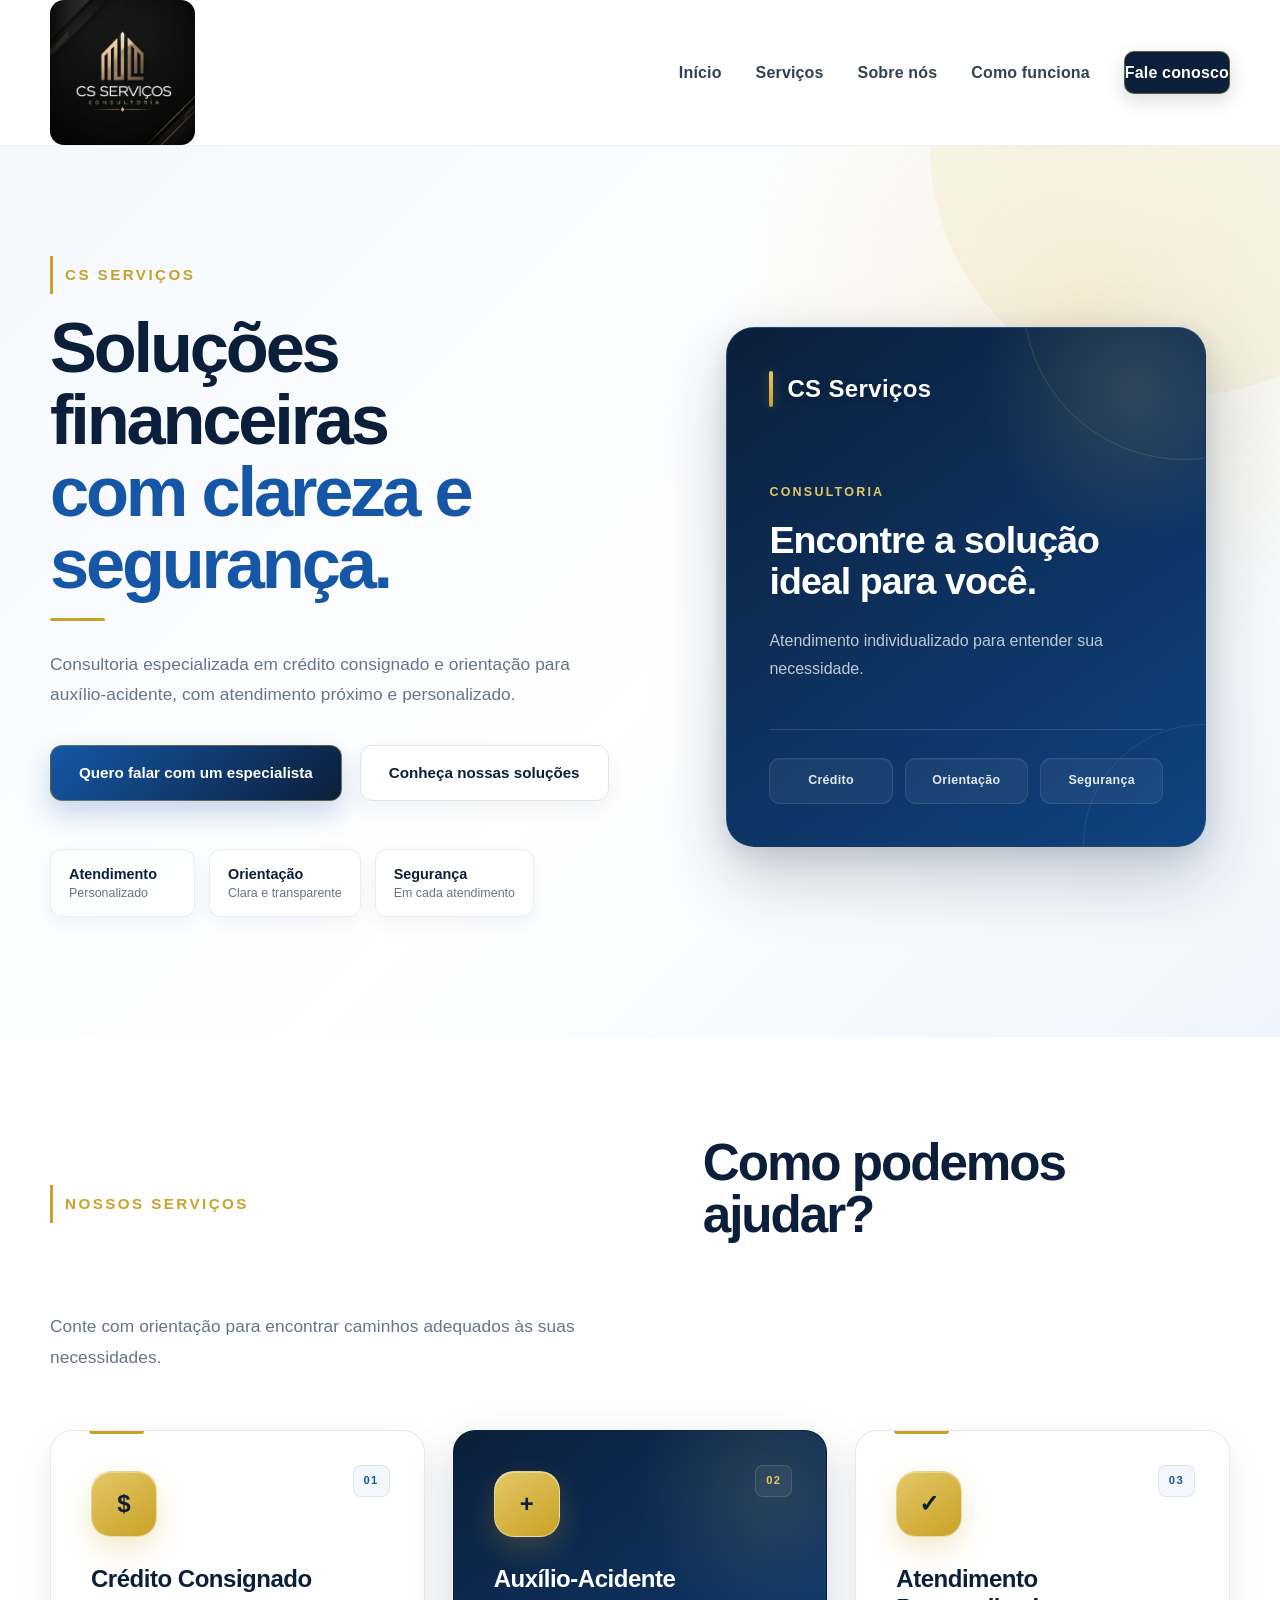
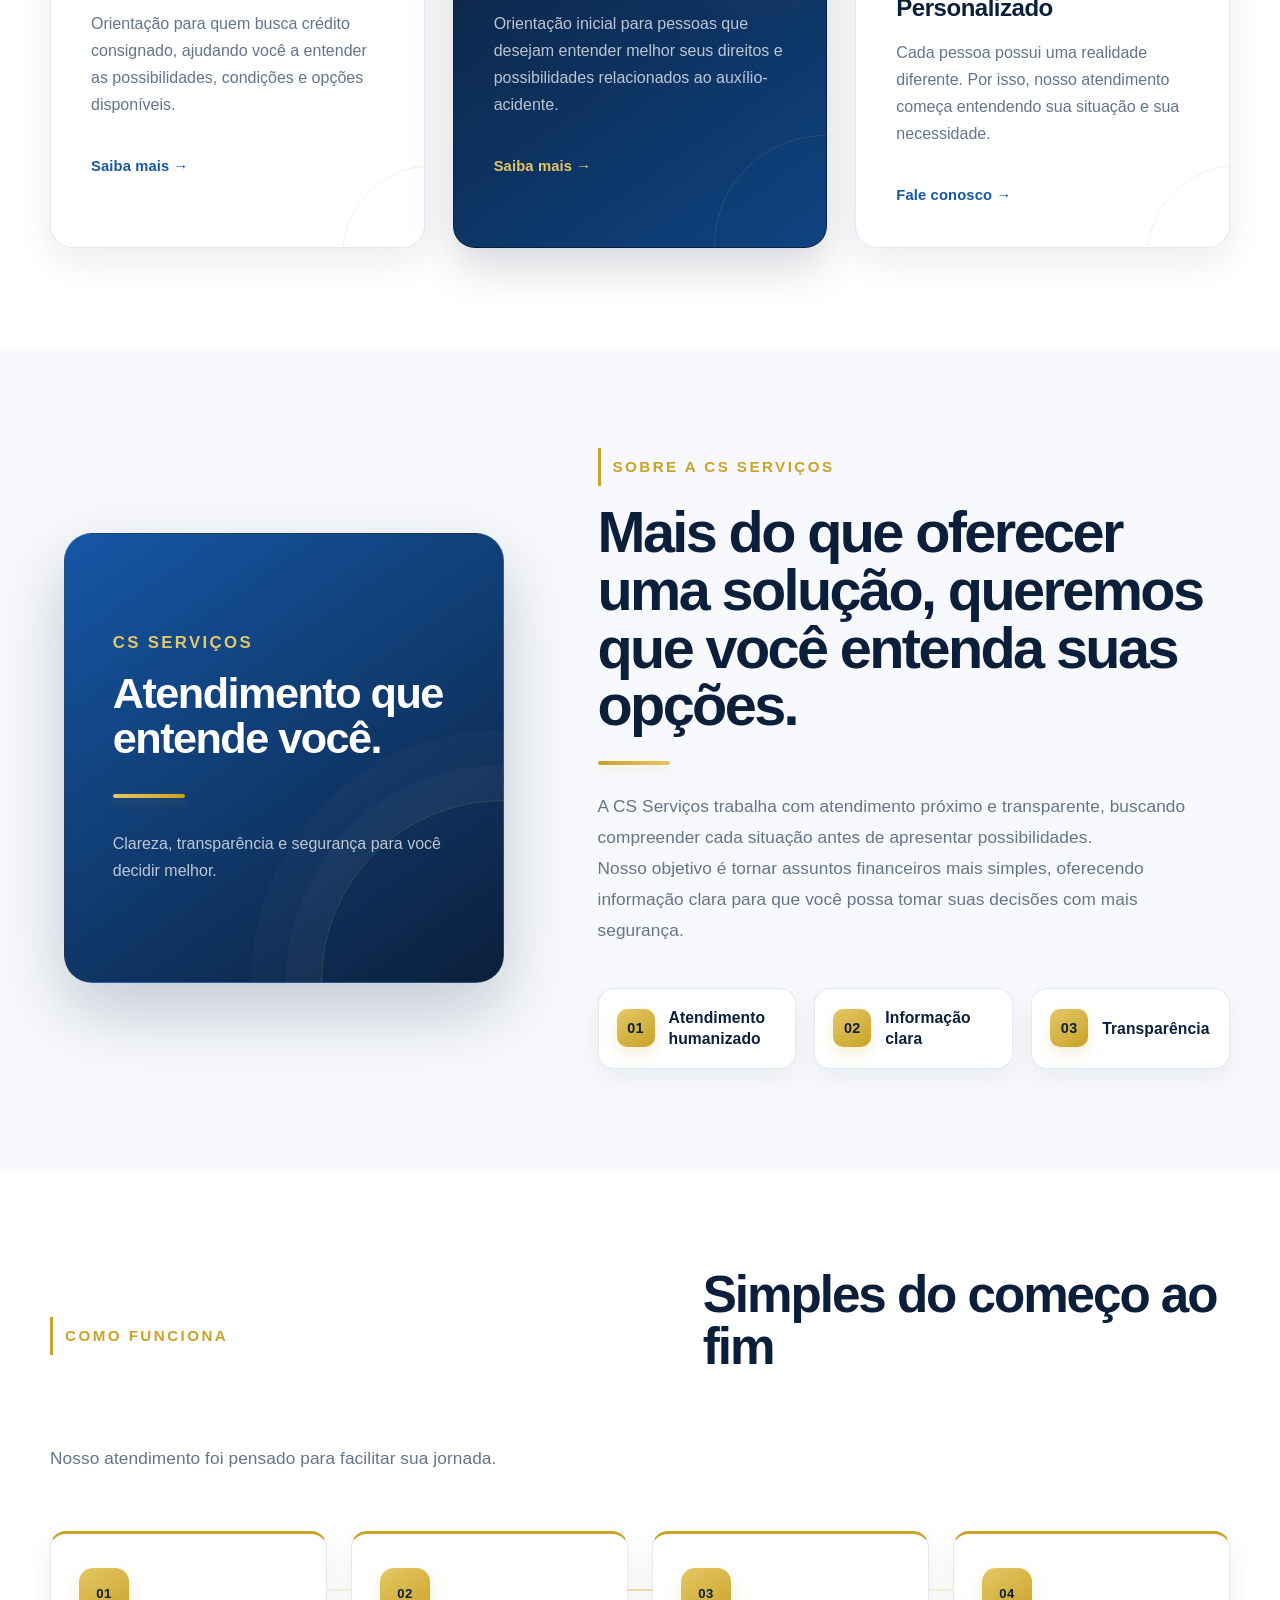
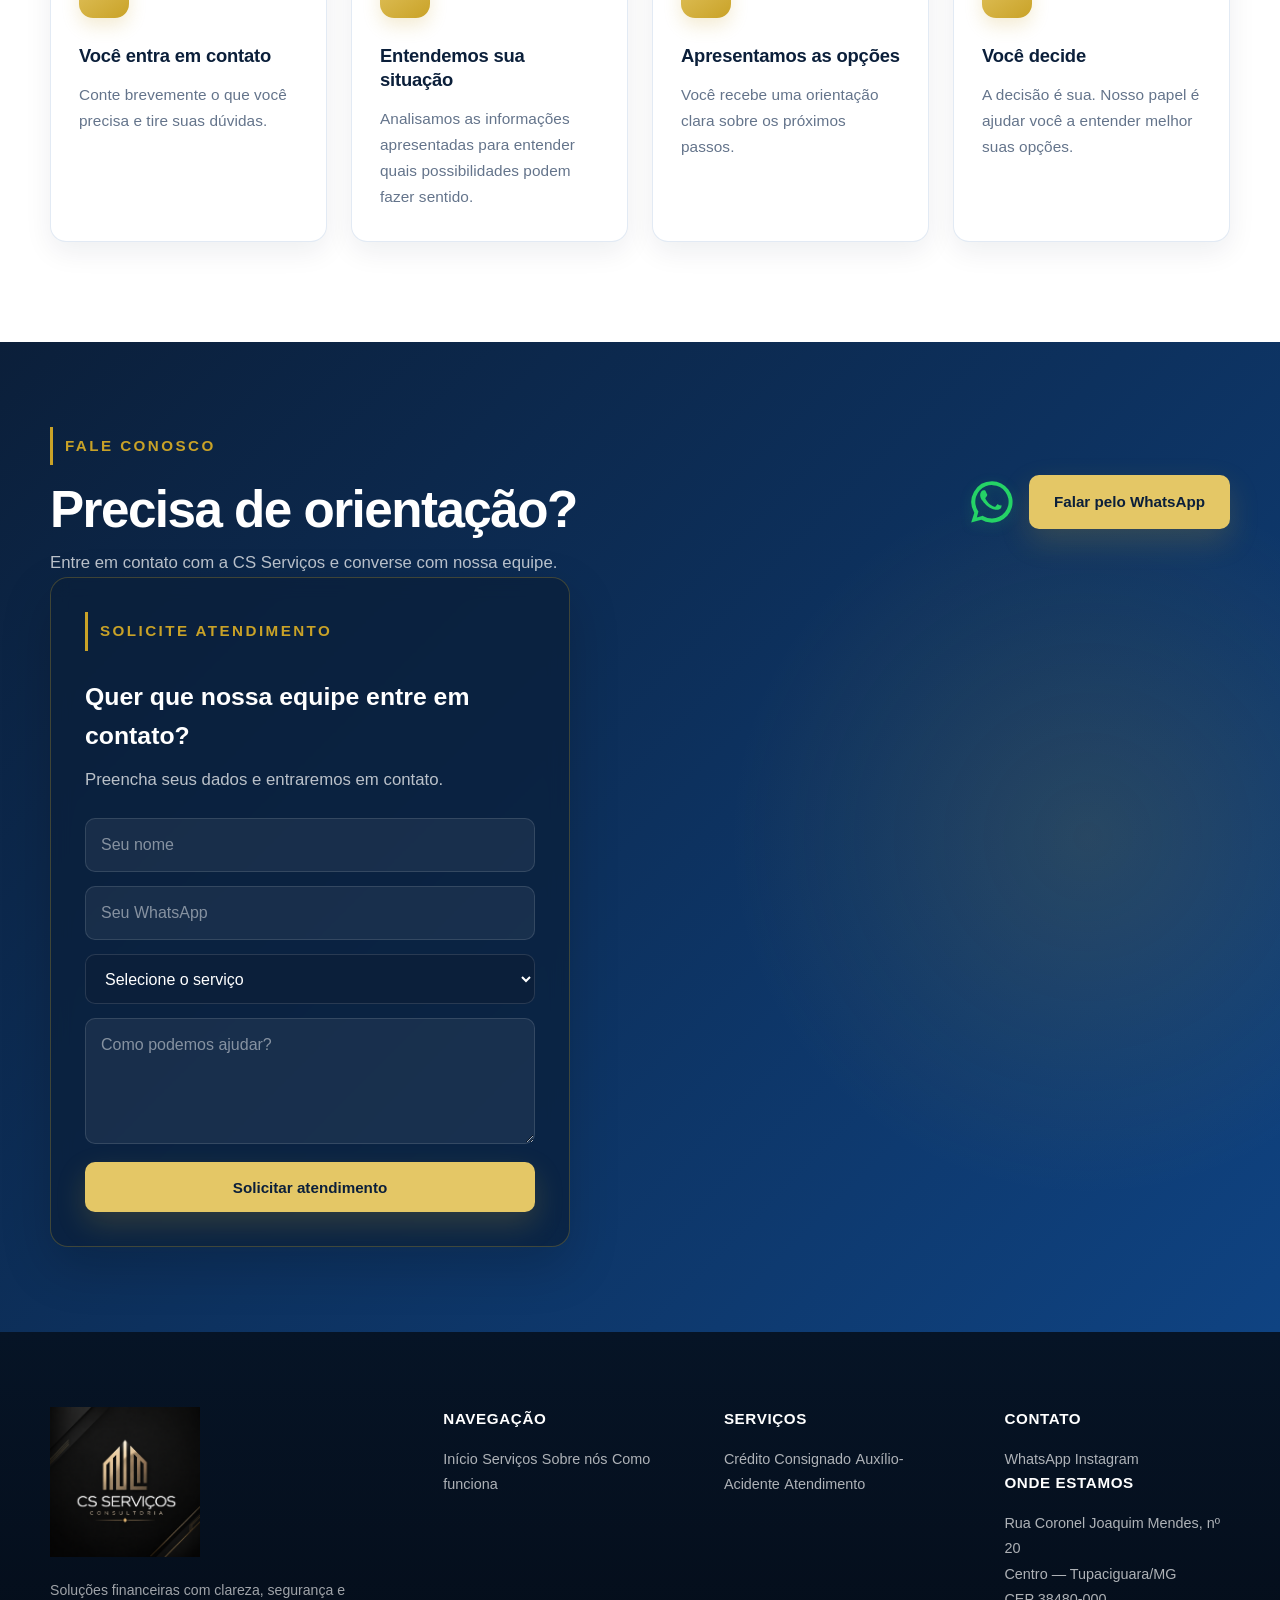
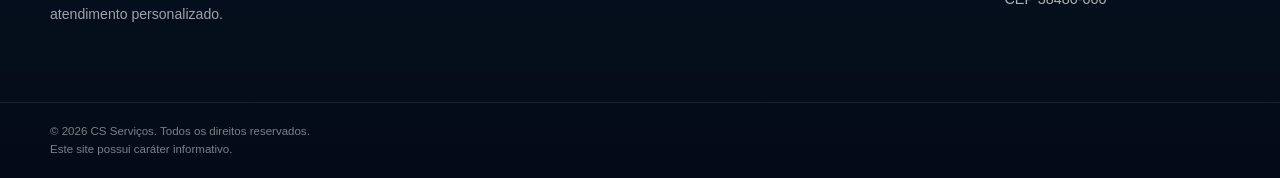
<file: index.html>
<!DOCTYPE html>
<html lang="pt-BR">

<head>
    <meta charset="UTF-8">

    <meta name="viewport" content="width=device-width, initial-scale=1.0">

    <meta name="language" content="pt-BR">

    <title>
        CS Serviços | Crédito Consignado e Auxílio-Acidente em Tupaciguara
    </title>

    <meta name="description"
        content="CS Serviços em Tupaciguara/MG. Orientação em crédito consignado, auxílio-acidente e atendimento personalizado, com clareza e transparência.">

    <meta name="robots" content="index, follow">

    <meta name="author" content="CS Serviços">

    <link rel="canonical" href="https://devalexoliveirasistems.github.io/cs-servicos/">

    <link rel="icon" type="image/png" href="assets/images/logo-cs-servicos.png">

    <!-- Open Graph -->
    <meta property="og:type" content="website">

    <meta property="og:title" content="CS Serviços | Crédito Consignado e Auxílio-Acidente">

    <meta property="og:description"
        content="Orientação em crédito consignado, auxílio-acidente e atendimento personalizado em Tupaciguara/MG.">

    <meta property="og:image"
        content="https://devalexoliveirasistems.github.io/cs-servicos/assets/images/logo-cs-servicos.png">

    <meta property="og:url" content="https://devalexoliveirasistems.github.io/cs-servicos/">

    <meta property="og:locale" content="pt_BR">

    <link rel="stylesheet" href="css/style.css">

    <!-- Dados estruturados da empresa -->
    <script type="application/ld+json">
    {
        "@context": "https://schema.org",
        "@type": "LocalBusiness",
        "name": "CS Serviços",
        "description": "Orientação em crédito consignado, auxílio-acidente e atendimento personalizado.",
        "image": "https://devalexoliveirasistems.github.io/cs-servicos/assets/images/logo-cs-servicos.png",
        "telephone": "+55 34 99185-6228",
        "address": {
            "@type": "PostalAddress",
            "streetAddress": "Rua Coronel Joaquim Mendes, nº 20",
            "addressLocality": "Tupaciguara",
            "addressRegion": "MG",
            "postalCode": "38480-000",
            "addressCountry": "BR"
        },
        "sameAs": [
            "https://www.instagram.com/cs_servicostpc/"
        ]
    }
    </script>
</head>

<body>

    <!-- =========================
         HEADER
    ========================== -->
    <header class="header">
        <div class="container header__inner">

            <a href="#inicio" class="logo">
                <img src="assets/images/logo-cs-servicos.png" alt="CS Serviços" class="logo__image">
            </a>

            <button class="menu-toggle" id="menuToggle" aria-label="Abrir menu" aria-expanded="false">
                <span></span>
                <span></span>
                <span></span>
            </button>

            <nav class="nav" id="mainNav">
                <a href="#inicio">Início</a>
                <a href="#servicos">Serviços</a>
                <a href="#sobre">Sobre nós</a>
                <a href="#processo">Como funciona</a>
                <a href="#contato" class="nav__button">Fale conosco</a>
            </nav>

        </div>
    </header>


    <main>

        <!-- =========================
             HERO
        ========================== -->
        <section class="hero" id="inicio">

            <div class="container hero__inner">

                <div class="hero__content">

                    <span class="eyebrow">
                        CS SERVIÇOS
                    </span>

                    <h1>
                        Soluções financeiras
                        <span>com clareza e segurança.</span>
                    </h1>

                    <p>
                        Consultoria especializada em crédito consignado
                        e orientação para auxílio-acidente, com atendimento
                        próximo e personalizado.
                    </p>

                    <div class="hero__actions">

                        <a href="#contato" class="button button--primary">
                            Quero falar com um especialista
                        </a>

                        <a href="#servicos" class="button button--secondary">
                            Conheça nossas soluções
                        </a>

                    </div>

                    <div class="hero__trust">

                        <div class="trust-item">
                            <strong>Atendimento</strong>
                            <span>Personalizado</span>
                        </div>

                        <div class="trust-item">
                            <strong>Orientação</strong>
                            <span>Clara e transparente</span>
                        </div>

                        <div class="trust-item">
                            <strong>Segurança</strong>
                            <span>Em cada atendimento</span>
                        </div>

                    </div>

                </div>

                <div class="hero__visual">

                    <div class="hero-card">

                        <div class="hero-card__top">

                            <span class="hero-card__label">
                                CS Serviços
                            </span>

                        </div>

                        <div class="hero-card__content">

                            <span>Consultoria</span>

                            <strong>
                                Encontre a solução
                                ideal para você.
                            </strong>

                            <p>
                                Atendimento individualizado
                                para entender sua necessidade.
                            </p>

                        </div>

                        <div class="hero-card__bottom">
                            <span>Crédito</span>
                            <span>Orientação</span>
                            <span>Segurança</span>
                        </div>

                    </div>

                </div>

            </div>

        </section>


        <!-- =========================
             SERVIÇOS
        ========================== -->
        <section class="section services" id="servicos">

            <div class="container">

                <div class="section-heading">

                    <span class="eyebrow">
                        NOSSOS SERVIÇOS
                    </span>

                    <h2>
                        Como podemos ajudar?
                    </h2>

                    <p>
                        Conte com orientação para encontrar caminhos
                        adequados às suas necessidades.
                    </p>

                </div>


                <div class="services-grid">

                    <article class="service-card">

                        <div class="service-card__icon">
                            $
                        </div>

                        <span class="service-card__number">
                            01
                        </span>

                        <h3>
                            Crédito Consignado
                        </h3>

                        <p>
                            Orientação para quem busca crédito consignado,
                            ajudando você a entender as possibilidades,
                            condições e opções disponíveis.
                        </p>

                        <a href="#contato">
                            Saiba mais →
                        </a>

                    </article>


                    <article class="service-card service-card--featured">

                        <div class="service-card__icon">
                            +
                        </div>

                        <span class="service-card__number">
                            02
                        </span>

                        <h3>
                            Auxílio-Acidente
                        </h3>

                        <p>
                            Orientação inicial para pessoas que desejam
                            entender melhor seus direitos e possibilidades
                            relacionados ao auxílio-acidente.
                        </p>

                        <a href="#contato">
                            Saiba mais →
                        </a>

                    </article>


                    <article class="service-card">

                        <div class="service-card__icon">
                            ✓
                        </div>

                        <span class="service-card__number">
                            03
                        </span>

                        <h3>
                            Atendimento Personalizado
                        </h3>

                        <p>
                            Cada pessoa possui uma realidade diferente.
                            Por isso, nosso atendimento começa entendendo
                            sua situação e sua necessidade.
                        </p>

                        <a href="#contato">
                            Fale conosco →
                        </a>

                    </article>

                </div>

            </div>

        </section>



        <!-- =========================
             SOBRE
        ========================== -->
        <section class="section about" id="sobre">

            <div class="container about__grid">

                <div class="about__visual">

                    <div class="about-box">

                        <span class="about-box__small">
                            CS Serviços
                        </span>

                        <strong>
                            Atendimento
                            que entende
                            você.
                        </strong>

                        <span class="about-box__line"></span>

                        <p>
                            Clareza, transparência e segurança para você decidir melhor.
                        </p>

                    </div>

                </div>


                <div class="about__content">

                    <span class="eyebrow">
                        SOBRE A CS SERVIÇOS
                    </span>

                    <h2>
                        Mais do que oferecer uma solução,
                        queremos que você entenda suas opções.
                    </h2>

                    <p>
                        A CS Serviços trabalha com atendimento
                        próximo e transparente, buscando compreender
                        cada situação antes de apresentar possibilidades.
                    </p>

                    <p>
                        Nosso objetivo é tornar assuntos financeiros
                        mais simples, oferecendo informação clara
                        para que você possa tomar suas decisões
                        com mais segurança.
                    </p>

                    <div class="about__features">

                        <div>
                            <strong>01</strong>
                            <span>Atendimento humanizado</span>
                        </div>

                        <div>
                            <strong>02</strong>
                            <span>Informação clara</span>
                        </div>

                        <div>
                            <strong>03</strong>
                            <span>Transparência</span>
                        </div>

                    </div>

                </div>

            </div>

        </section>


        <!-- =========================
             PROCESSO
        ========================== -->
        <section class="section process" id="processo">

            <div class="container">

                <div class="section-heading">

                    <span class="eyebrow">
                        COMO FUNCIONA
                    </span>

                    <h2>
                        Simples do começo ao fim
                    </h2>

                    <p>
                        Nosso atendimento foi pensado para facilitar
                        sua jornada.
                    </p>

                </div>


                <div class="process-grid">

                    <article class="process-step">

                        <div class="process-step__number">
                            01
                        </div>

                        <div class="process-step__content">

                            <h3>
                                Você entra em contato
                            </h3>

                            <p>
                                Conte brevemente o que você precisa
                                e tire suas dúvidas.
                            </p>

                        </div>

                    </article>


                    <article class="process-step">

                        <div class="process-step__number">
                            02
                        </div>

                        <div class="process-step__content">

                            <h3>
                                Entendemos sua situação
                            </h3>

                            <p>
                                Analisamos as informações apresentadas
                                para entender quais possibilidades podem
                                fazer sentido.
                            </p>

                        </div>

                    </article>


                    <article class="process-step">

                        <div class="process-step__number">
                            03
                        </div>

                        <div class="process-step__content">

                            <h3>
                                Apresentamos as opções
                            </h3>

                            <p>
                                Você recebe uma orientação clara
                                sobre os próximos passos.
                            </p>

                        </div>

                    </article>


                    <article class="process-step">

                        <div class="process-step__number">
                            04
                        </div>

                        <div class="process-step__content">

                            <h3>
                                Você decide
                            </h3>

                            <p>
                                A decisão é sua. Nosso papel é ajudar
                                você a entender melhor suas opções.
                            </p>

                        </div>

                    </article>

                </div>

            </div>

        </section>


        <!-- =========================
             CTA
        ========================== -->
        <section class="cta" id="contato">

    <div class="container cta__inner">

        <div>

            <span class="eyebrow">
                FALE CONOSCO
            </span>

            <h2>
                Precisa de orientação?
            </h2>

            <p>
                Entre em contato com a CS Serviços
                e converse com nossa equipe.
            </p>

        </div>

        <div class="whatsapp-action">

            <span class="whatsapp-logo" aria-hidden="true">
                <svg viewBox="0 0 24 24">
                    <path
                        d="M12 2.1a9.9 9.9 0 0 0-8.5 15L2 21.9l4.9-1.4A9.9 9.9 0 1 0 12 2.1Zm0 17.8a8 8 0 0 1-4.1-1.1l-.3-.2-2.9.8.8-2.8-.2-.3A8 8 0 1 1 12 19.9Zm4.4-5.9c-.2-.1-1.3-.7-1.5-.8-.2-.1-.4-.1-.5.1-.2.2-.6.8-.7.9-.1.2-.3.2-.5.1-1.9-.9-3.1-1.7-4.3-3.8-.3-.5.3-.5.8-1.7.1-.2 0-.4-.1-.5l-.7-1.6c-.2-.4-.4-.4-.5-.4h-.5c-.2 0-.5.1-.7.3-.2.2-.9.9-.9 2.1s.9 2.4 1 2.5c.1.2 1.8 2.8 4.4 3.9.6.3 1.1.4 1.5.5.6.2 1.2.1 1.7.1.5-.1 1.3-.5 1.5-1 .2-.5.2-1 .1-1.1-.1-.1-.3-.2-.6-.3Z" />
                </svg>
            </span>

            <a href="#" id="whatsappButton" class="button button--gold">
                Falar pelo WhatsApp
            </a>

        </div>

    </div>


    <!-- FORMULÁRIO DE ATENDIMENTO -->

    <div class="container">

        <div class="lead-form">

            <span class="eyebrow">
                SOLICITE ATENDIMENTO
            </span>

            <h3>
                Quer que nossa equipe entre em contato?
            </h3>

            <p>
                Preencha seus dados e entraremos em contato.
            </p>

            <form id="leadForm">

                <input
                    type="text"
                    id="nome"
                    name="nome"
                    placeholder="Seu nome"
                    required
                >

                <input
                    type="tel"
                    id="whatsapp"
                    name="whatsapp"
                    placeholder="Seu WhatsApp"
                    required
                >

                <select
                    id="servico"
                    name="servico"
                    required
                >
                    <option value="">
                        Selecione o serviço
                    </option>

                    <option value="Crédito Consignado">
                        Crédito Consignado
                    </option>

                    <option value="Auxílio-Acidente">
                        Auxílio-Acidente
                    </option>
                </select>

                <textarea
                    id="observacao"
                    name="observacao"
                    placeholder="Como podemos ajudar?"
                    rows="4"
                ></textarea>

                <button
                    type="submit"
                    class="button button--gold"
                >
                    Solicitar atendimento
                </button>

            </form>

        </div>

    </div>

</section>

    </main>


    <!-- =========================
         FOOTER
    ========================== -->
    <footer class="footer">

        <div class="container footer__grid">

            <div class="footer__brand">

                <img src="assets/images/logo-cs-servicos.png" alt="CS Serviços">

                <p>
                    Soluções financeiras com clareza,
                    segurança e atendimento personalizado.
                </p>

            </div>


            <div class="footer__column">

                <h3>
                    Navegação
                </h3>

                <a href="#inicio">Início</a>
                <a href="#servicos">Serviços</a>
                <a href="#sobre">Sobre nós</a>
                <a href="#processo">Como funciona</a>

            </div>


            <div class="footer__column">

                <h3>
                    Serviços
                </h3>

                <a href="#servicos">Crédito Consignado</a>
                <a href="#servicos">Auxílio-Acidente</a>
                <a href="#contato">Atendimento</a>

            </div>


            <div class="footer__column">

                <h3>Contato</h3>

                <a href="#" id="footerWhatsapp">
                    WhatsApp
                </a>

                <a href="https://www.instagram.com/cs_servicostpc/" target="_blank" rel="noopener noreferrer">
                    Instagram
                </a>

                <h3>Onde estamos</h3>

                <span>
                    Rua Coronel Joaquim Mendes, nº 20<br>
                    Centro — Tupaciguara/MG<br>
                    CEP 38480-000
                </span>

            </div>

        </div>


        <div class="footer__bottom">

            <div class="container">

                <p>
                    © <span id="currentYear"></span>
                    CS Serviços. Todos os direitos reservados.
                </p>

                <p>
                    Este site possui caráter informativo.
                </p>

            </div>

        </div>

    </footer>


    <script src="js/script.js"></script>

</body>

</html>
</file>
<file: css/style.css>
/* =========================================================
   CS SERVIÇOS
   DESIGN SYSTEM
========================================================= */

:root {

    --navy: #0B1F3A;
    --navy-deep: #061426;

    --blue: #1557A6;
    --blue-dark: #0F4382;
    --blue-light: #EAF2FB;

    --gold: #C9A227;
    --gold-light: #E4C766;

    --white: #FFFFFF;
    --gray-50: #F7F9FC;
    --gray-100: #EEF2F6;
    --gray-200: #DCE3EA;
    --gray-500: #64748B;
    --gray-700: #334155;
    --gray-900: #172033;

    --shadow-sm: 0 8px 24px rgba(11, 31, 58, 0.08);
    --shadow-md: 0 18px 45px rgba(11, 31, 58, 0.12);
    --shadow-lg: 0 28px 70px rgba(11, 31, 58, 0.18);

    --radius-sm: 10px;
    --radius-md: 18px;
    --radius-lg: 28px;

    --container: 1180px;

    --transition: 0.25s ease;
}


/* =========================================================
   RESET
========================================================= */

* {
    margin: 0;
    padding: 0;
    box-sizing: border-box;
}

html {
    scroll-behavior: smooth;
}

body {
    font-family: Arial, Helvetica, sans-serif;
    color: var(--gray-900);
    background: var(--white);
    line-height: 1.6;
}

img {
    max-width: 100%;
    display: block;
}

a {
    color: inherit;
    text-decoration: none;
}

button,
a {
    -webkit-tap-highlight-color: transparent;
}


/* =========================================================
   UTILITIES
========================================================= */

.container {
    width: min(100% - 40px, var(--container));
    margin-inline: auto;
}

.section {
    padding: 100px 0;
}

.eyebrow {
    display: inline-block;

    margin-bottom: 18px;

    color: var(--gold);

    font-size: 0.95rem;
    font-weight: 900;

    letter-spacing: 0.16em;

    padding: 7px 12px;

    border-left: 3px solid var(--gold);

    transition:
        color 0.25s ease,
        transform 0.25s ease,
        letter-spacing 0.25s ease;
}

.eyebrow:hover {
    color: var(--blue);

    transform: translateX(4px);

    letter-spacing: 0.19em;
}

.section-heading {
    display: grid;

    grid-template-columns: 1.05fr 0.95fr;

    align-items: end;

    gap: 70px;

    max-width: 100%;

    margin-bottom: 58px;
}

.section-heading h2 {
    margin: 0;

    color: var(--navy);

    font-size: clamp(2.2rem, 4vw, 3.4rem);

    line-height: 1.02;

    letter-spacing: -0.04em;

    font-weight: 850;
}

.section-heading p {
    margin: 0;

    max-width: 560px;

    color: var(--gray-500);

    font-size: 1.08rem;
    line-height: 1.75;
    font-weight: 450;

    letter-spacing: 0.005em;
}

/* =========================================================
   BUTTONS
========================================================= */

.button {
    display: inline-flex;
    align-items: center;
    justify-content: center;

    min-height: 54px;
    padding: 0 25px;

    border-radius: 10px;

    font-size: 0.95rem;
    font-weight: 700;

    transition:
        transform var(--transition),
        box-shadow var(--transition),
        background var(--transition);
}

.button:hover {
    transform: translateY(-2px);
}

.button--primary {
    display: inline-flex;
    align-items: center;
    justify-content: center;

    min-height: 52px;
    padding: 0 28px;

    color: var(--white);

    background: linear-gradient(135deg,
            var(--blue),
            var(--navy));

    border: 1px solid rgba(201, 162, 39, 0.45);
    border-radius: 12px;

    box-shadow:
        0 10px 25px rgba(21, 87, 166, 0.22);

    font-weight: 800;

    transition:
        transform 0.25s ease,
        box-shadow 0.25s ease,
        border-color 0.25s ease;
}

.button--primary:hover {
    transform: translateY(-3px);

    border-color: var(--gold);

    box-shadow:
        0 15px 32px rgba(21, 87, 166, 0.28);
}

.button--secondary {
    color: var(--navy);
    background: var(--white);
    border: 1px solid var(--gray-200);
}

.button--secondary:hover {
    box-shadow: var(--shadow-sm);
}

.button--gold {
    color: var(--navy);
    background: var(--gold-light);
    box-shadow: 0 12px 30px rgba(201, 162, 39, 0.2);
}

.button--gold:hover {
    background: var(--gold);
}

/* WhatsApp */
.whatsapp-action {
    display: flex;
    align-items: center;
    gap: 12px;
}

.whatsapp-logo {
    display: flex;
    align-items: center;
    justify-content: center;

    width: 50px;
    height: 50px;

    flex-shrink: 0;
}

.whatsapp-logo svg {
    width: 100%;
    height: 100%;

    fill: #25D366;

    filter: drop-shadow(0 3px 6px rgba(37, 211, 102, 0.20));
}


/* =========================================================
   HEADER
========================================================= */

.header {
    position: sticky;
    top: 0;
    z-index: 1000;

    background: rgba(255, 255, 255, 0.95);
    border-bottom: 1px solid var(--gray-100);

    backdrop-filter: blur(12px);
}

.header__inner {
    min-height: 82px;

    display: flex;
    align-items: center;
    justify-content: space-between;
    gap: 30px;
}

.logo {
    display: flex;
    align-items: center;
}

.logo__image {
    width: 145px;
    height: auto;

    border-radius: 14px;
}

.nav {
    display: flex;
    align-items: center;
    gap: 34px;
}

.nav a {
    position: relative;

    color: var(--gray-700);

    font-size: 1rem;
    font-weight: 650;
    letter-spacing: 0.01em;

    padding: 8px 0;

    transition:
        color 0.25s ease,
        transform 0.25s ease;
}

.nav a:not(.nav__button)::after {
    content: "";

    position: absolute;
    left: 0;
    bottom: 0;

    width: 0;
    height: 2px;

    background: var(--gold);
    border-radius: 10px;

    transition: width 0.25s ease;
}

.nav a:not(.nav__button):hover {
    color: var(--navy);
}

.nav a:not(.nav__button):hover::after {
    width: 100%;
}

.nav a:hover {
    color: var(--blue);
}

.nav__button {
    display: inline-flex;
    align-items: center;
    justify-content: center;

    padding: 12px 22px;

    color: var(--white) !important;
    background: var(--navy);

    border: 1px solid rgba(201, 162, 39, 0.45);
    border-radius: 10px;

    font-size: 0.92rem;
    font-weight: 700;
    letter-spacing: 0.01em;

    box-shadow:
        0 6px 18px rgba(11, 31, 58, 0.16);

    transition:
        background 0.25s ease,
        border-color 0.25s ease,
        transform 0.25s ease,
        box-shadow 0.25s ease;
}

.nav__button:hover {
    color: var(--navy) !important;
    background: var(--gold-light);

    border-color: var(--gold);

    transform: translateY(-2px);

    box-shadow:
        0 9px 22px rgba(201, 162, 39, 0.22);
}

.menu-toggle {
    display: none;

    width: 44px;
    height: 44px;

    border: 0;
    background: transparent;

    cursor: pointer;
}

.menu-toggle span {
    display: block;

    width: 24px;
    height: 2px;

    margin: 5px auto;

    background: var(--navy);
}


/* =========================================================
   HERO
========================================================= */

.hero {
    position: relative;
    padding: 110px 0 120px;
    overflow: hidden;

    background:
        radial-gradient(circle at 85% 20%,
            rgba(201, 162, 39, 0.14),
            transparent 28%),
        linear-gradient(135deg,
            #F4F8FD 0%,
            #FFFFFF 55%,
            #EEF5FC 100%);
}

.hero::before {
    content: "";

    position: absolute;

    width: 500px;
    height: 500px;

    top: -250px;
    right: -150px;

    border-radius: 50%;

    background: rgba(201, 162, 39, 0.08);
}

.hero__inner {
    position: relative;
    z-index: 1;

    display: grid;
    grid-template-columns: 1.05fr 0.95fr;

    gap: 70px;

    align-items: center;
}

.hero__content {
    max-width: 650px;
}

.hero h1 {
    margin-bottom: 28px;

    color: var(--navy);

    font-size: clamp(3rem, 5.5vw, 5.2rem);

    line-height: 1.02;

    letter-spacing: -0.045em;

    font-weight: 850;
}

.hero h1 span {
    display: block;
    color: var(--blue);
}

.hero h1 span::after {
    content: "";
    display: block;
    width: 55px;
    height: 3px;
    margin-top: 18px;
    background: var(--gold);
    border-radius: 10px;
}

.hero__content>p {
    max-width: 570px;

    margin-bottom: 36px;

    color: var(--gray-500);

    font-size: 1.08rem;
    line-height: 1.75;
    font-weight: 450;

    letter-spacing: 0.005em;
}

.hero__actions {
    display: flex !important;
    flex-direction: row !important;
    align-items: center;

    gap: 18px;

    width: 100%;

    margin-top: 4px;
}

.hero__actions .button {
    display: inline-flex;
    align-items: center;
    justify-content: center;

    width: auto;
    min-width: 210px;
    min-height: 56px;

    padding: 0 28px;

    white-space: nowrap;

    font-size: 0.95rem;
    font-weight: 800;

    border-radius: 12px;
}

.hero__actions .button--primary {
    box-shadow:
        0 12px 28px rgba(21, 87, 166, 0.24);

    transition:
        transform 0.25s ease,
        box-shadow 0.25s ease,
        border-color 0.25s ease;
}

.hero__actions .button--primary:hover {
    transform: translateY(-3px);

    box-shadow:
        0 17px 34px rgba(21, 87, 166, 0.30);
}

.hero__actions .button--secondary {
    color: var(--navy);

    background: rgba(255, 255, 255, 0.85);

    border: 1px solid var(--gray-200);

    box-shadow:
        0 8px 20px rgba(11, 31, 58, 0.06);

    transition:
        border-color 0.25s ease,
        box-shadow 0.25s ease,
        transform 0.25s ease,
        background 0.25s ease;
}

.hero__actions .button--secondary:hover {
    color: var(--navy);

    background: var(--white);

    border-color: var(--gold);

    box-shadow:
        0 12px 26px rgba(201, 162, 39, 0.18);

    transform: translateY(-3px);
}

/* =========================================================
   HERO — INDICADORES DE CONFIANÇA
========================================================= */

.hero__trust {
    display: flex;
    flex-wrap: wrap;
    align-items: stretch;

    gap: 14px;

    margin-top: 48px;
}

.trust-item {
    display: flex;
    flex-direction: column;
    justify-content: center;

    min-width: 145px;
    min-height: 68px;

    padding: 12px 18px;

    background: rgba(255, 255, 255, 0.72);

    border: 1px solid rgba(21, 87, 166, 0.10);

    border-radius: 12px;

    box-shadow:
        0 7px 20px rgba(11, 31, 58, 0.05);

    transition:
        transform 0.25s ease,
        border-color 0.25s ease,
        box-shadow 0.25s ease;
}

.trust-item:hover {
    transform: translateY(-3px);

    border-color: rgba(201, 162, 39, 0.35);

    box-shadow:
        0 12px 26px rgba(11, 31, 58, 0.08);
}

.trust-item strong {
    margin-bottom: 2px;

    color: var(--navy);

    font-size: 0.9rem;
    font-weight: 800;

    line-height: 1.25;
}

.trust-item span {
    color: var(--gray-500);

    font-size: 0.75rem;
    line-height: 1.35;
}

.trust-item span {
    color: var(--gray-500);
    font-size: 0.78rem;
}

/* =========================================================
   HERO CARD
========================================================= */

.hero__visual {
    display: flex;
    justify-content: center;
    align-items: center;
}


/* CARD */

/* =========================================================
   HERO CARD — VERSÃO PREMIUM
========================================================= */

.hero__visual {
    display: flex;
    justify-content: center;
    align-items: center;
}


.hero-card {
    position: relative;

    width: min(100%, 480px);
    min-height: 520px;

    display: flex;
    flex-direction: column;

    padding: 42px;

    color: var(--white);

    background:
        radial-gradient(circle at 85% 12%,
            rgba(228, 199, 102, 0.16),
            transparent 25%),
        linear-gradient(145deg,
            #0B1F3A 0%,
            #0F4382 100%);

    border: 1px solid rgba(255, 255, 255, 0.08);

    border-radius: var(--radius-lg);

    box-shadow:
        0 28px 70px rgba(11, 31, 58, 0.22),
        0 8px 25px rgba(11, 31, 58, 0.10);

    overflow: hidden;
}


/* =========================================================
   ELEMENTOS DECORATIVOS
========================================================= */

.hero-card::before {
    content: "";

    position: absolute;

    width: 320px;
    height: 320px;

    top: -190px;
    right: -140px;

    border: 1px solid rgba(228, 199, 102, 0.16);

    border-radius: 50%;

    pointer-events: none;
}


.hero-card::after {
    content: "";

    position: absolute;

    width: 240px;
    height: 240px;

    right: -120px;
    bottom: -120px;

    border: 1px solid rgba(255, 255, 255, 0.08);

    border-radius: 50%;

    pointer-events: none;
}


/* =========================================================
   TOPO
========================================================= */

.hero-card__top {
    position: relative;
    z-index: 2;

    display: flex;
    align-items: center;

    margin-bottom: 70px;
}


.hero-card__label {
    position: relative;

    display: inline-flex;
    align-items: center;

    padding-left: 18px;

    color: var(--white);

    font-size: 1.5rem;
    font-weight: 850;

    letter-spacing: 0.015em;

    text-shadow:
        0 2px 10px rgba(0, 0, 0, 0.16);
}

.hero-card__label::before {
    content: "";

    position: absolute;

    left: 0;
    top: 50%;

    width: 4px;
    height: 36px;

    background:
        linear-gradient(180deg,
            var(--gold-light),
            var(--gold));

    border-radius: 10px;

    box-shadow:
        0 0 12px rgba(228, 199, 102, 0.25);

    transform: translateY(-50%);
}


/* =========================================================
   CONTEÚDO
========================================================= */

.hero-card__content {
    position: relative;
    z-index: 2;
}


.hero-card__content>span {
    display: inline-block;

    margin-bottom: 17px;

    color: var(--gold-light);

    font-size: 0.78rem;
    font-weight: 800;

    letter-spacing: 0.18em;

    text-transform: uppercase;
}


.hero-card__content strong {
    display: block;

    max-width: 365px;

    margin-bottom: 24px;

    color: var(--white);

    font-size: 2.35rem;
    line-height: 1.1;
    font-weight: 800;

    letter-spacing: -0.025em;
}


.hero-card__content p {
    max-width: 350px;

    margin: 0;

    color: rgba(255, 255, 255, 0.74);

    font-size: 1rem;
    line-height: 1.75;
}


/* =========================================================
   BENEFÍCIOS
========================================================= */

.hero-card__bottom {
    position: relative;
    z-index: 2;

    display: grid;

    grid-template-columns: repeat(3, 1fr);

    gap: 12px;

    margin-top: auto;
    padding-top: 28px;

    border-top:
        1px solid rgba(255, 255, 255, 0.13);
}


.hero-card__bottom span {
    display: flex;

    align-items: center;
    justify-content: center;

    min-height: 46px;

    padding: 10px 8px;

    color: rgba(255, 255, 255, 0.88);

    font-size: 0.78rem;
    font-weight: 700;

    letter-spacing: 0.025em;

    text-align: center;

    background:
        rgba(255, 255, 255, 0.055);

    border:
        1px solid rgba(255, 255, 255, 0.09);

    border-radius: 11px;

    box-shadow:
        inset 0 1px 0 rgba(255, 255, 255, 0.04);

    transition:
        transform 0.25s ease,
        background 0.25s ease,
        color 0.25s ease,
        border-color 0.25s ease;
}


.hero-card__bottom span:hover {
    color: var(--gold-light);

    background:
        rgba(228, 199, 102, 0.08);

    border-color:
        rgba(228, 199, 102, 0.28);

    transform: translateY(-3px);
}

/* =========================================================
   SERVICES
========================================================= */

/* =========================================================
   SERVICES
========================================================= */

.services {
    background: var(--white);
}

.services-grid {
    display: grid;
    grid-template-columns: repeat(3, 1fr);

    gap: 28px;
}

/* =========================================================
   SERVICE CARD
========================================================= */

.service-card {
    position: relative;

    min-height: 390px;

    padding: 40px;

    background: var(--white);

    border: 1px solid rgba(21, 87, 166, 0.12);
    border-radius: 22px;

    box-shadow:
        0 14px 35px rgba(11, 31, 58, 0.08);

    transition:
        transform 0.3s ease,
        box-shadow 0.3s ease,
        border-color 0.3s ease;

    overflow: hidden;
}

.service-card::after {
    content: "";

    position: absolute;

    width: 180px;
    height: 180px;

    right: -100px;
    bottom: -100px;

    border: 1px solid rgba(21, 87, 166, 0.08);

    border-radius: 50%;

    pointer-events: none;
}

.service-card:not(.service-card--featured)::before {
    content: "";

    position: absolute;

    top: 0;
    left: 38px;

    width: 55px;
    height: 3px;

    background: var(--gold);

    border-radius: 0 0 8px 8px;
}

.service-card:hover {
    transform: translateY(-8px);

    box-shadow:
        0 22px 48px rgba(11, 31, 58, 0.13);

    border-color: rgba(201, 162, 39, 0.35);
}

/* =========================================================
   CARD DESTACADO
========================================================= */

.service-card--featured {
    color: var(--white);

    background:
        radial-gradient(circle at 85% 15%,
            rgba(228, 199, 102, 0.13),
            transparent 28%),
        linear-gradient(145deg,
            var(--navy),
            var(--blue-dark));

    border-color:
        rgba(11, 31, 58, 0.8);

    box-shadow:
        0 18px 45px rgba(11, 31, 58, 0.18);
}


.service-card--featured::after {
    content: "";

    position: absolute;

    width: 220px;
    height: 220px;

    right: -110px;
    bottom: -110px;

    border: 1px solid rgba(228, 199, 102, 0.12);

    border-radius: 50%;

    pointer-events: none;
}


.service-card--featured:hover {
    border-color:
        rgba(228, 199, 102, 0.35);

    box-shadow:
        0 25px 55px rgba(11, 31, 58, 0.23);
}


/* =========================================================
   ÍCONE
========================================================= */
.service-card__icon {
    position: relative;
    z-index: 1;

    display: grid;
    place-items: center;

    width: 66px;
    height: 66px;

    margin-bottom: 28px;

    color: var(--navy);

    background:
        linear-gradient(145deg,
            var(--gold-light),
            var(--gold));

    border: 1px solid rgba(255, 255, 255, 0.45);

    border-radius: 20px;

    font-size: 1.5rem;
    font-weight: 900;

    box-shadow:
        0 12px 28px rgba(201, 162, 39, 0.24),
        inset 0 1px 0 rgba(255, 255, 255, 0.35);

    transition:
        transform 0.3s ease,
        box-shadow 0.3s ease,
        border-radius 0.3s ease;
}

.service-card:hover .service-card__icon {
    transform: translateY(-5px) scale(1.03);

    border-radius: 22px;

    box-shadow:
        0 16px 34px rgba(201, 162, 39, 0.30),
        inset 0 1px 0 rgba(255, 255, 255, 0.40);
}

/* =========================================================
   NUMERAÇÃO
========================================================= */

.service-card__number {
    position: absolute;

    top: 34px;
    right: 34px;

    padding: 6px 10px;

    color: var(--blue);

    background: rgba(21, 87, 166, 0.05);

    border: 1px solid rgba(21, 87, 166, 0.10);

    border-radius: 8px;

    font-size: 0.7rem;
    font-weight: 900;

    letter-spacing: 0.12em;
}

.service-card--featured .service-card__number {
    color: var(--gold-light);

    background: rgba(255, 255, 255, 0.05);

    border-color: rgba(228, 199, 102, 0.18);
}

/* =========================================================
   TÍTULO
========================================================= */

.service-card h3 {
    margin-bottom: 16px;

    color: var(--navy);

    font-size: 1.5rem;
    line-height: 1.2;

    letter-spacing: -0.02em;

    font-weight: 800;
}

.service-card--featured h3 {
    color: var(--white);
}



/* =========================================================
   DESCRIÇÃO
========================================================= */

.service-card p {
    position: relative;
    z-index: 2;

    min-height: 115px;

    margin-bottom: 28px;

    color: var(--gray-500);

    font-size: 1rem;
    line-height: 1.7;
}

.service-card--featured p {
    color: rgba(255, 255, 255, 0.72);
}

/* =========================================================
   LINK
========================================================= */

.service-card a {
    position: relative;
    z-index: 2;

    display: inline-flex;
    align-items: center;

    gap: 7px;

    margin-top: auto;

    color: var(--blue);

    font-size: 0.92rem;
    font-weight: 800;
    letter-spacing: 0.01em;

    transition:
        gap 0.25s ease,
        color 0.25s ease,
        transform 0.25s ease;
}

.service-card a:hover {
    gap: 11px;
    transform: translateX(2px);
}

.service-card--featured a {
    color: var(--gold-light);
}

/* =========================================================
   ABOUT
========================================================= */

.about {
    background: var(--gray-50);
}

.about__grid {
    display: grid;
    grid-template-columns: 0.85fr 1.15fr;

    gap: 80px;

    align-items: center;
}

.about__visual {
    display: flex;
    justify-content: center;
}

.about-box {
    position: relative;

    width: min(100%, 440px);
    min-height: 450px;

    padding: 48px;

    display: flex;
    flex-direction: column;
    justify-content: center;

    color: var(--white);

    background:
        linear-gradient(145deg,
            var(--blue) 0%,
            var(--navy) 100%);

    border: 1px solid rgba(255, 255, 255, 0.08);

    border-radius: var(--radius-lg);

    box-shadow:
        0 28px 70px rgba(11, 31, 58, 0.22);

    overflow: hidden;
}

.about-box::after {
    content: "";

    position: absolute;

    width: 360px;
    height: 360px;

    right: -180px;
    bottom: -180px;

    border: 1px solid rgba(228, 199, 102, 0.18);

    border-radius: 50%;

    box-shadow:
        0 0 0 35px rgba(255, 255, 255, 0.025),
        0 0 0 70px rgba(255, 255, 255, 0.018);
}

.about-box__small {
    position: relative;
    z-index: 2;

    display: inline-block;

    margin-bottom: 18px;

    color: var(--gold-light);

    font-size: 1.05rem;
    line-height: 1.2;
    font-weight: 800;

    letter-spacing: 0.14em;

    text-transform: uppercase;
}

.about-box strong {
    position: relative;
    z-index: 2;

    max-width: 340px;

    color: var(--white);

    font-size: 2.7rem;
    line-height: 1.05;
    letter-spacing: -0.035em;
    font-weight: 800;
}

.about-box__line {
    position: relative;
    z-index: 2;

    width: 72px;
    height: 4px;

    margin: 32px 0;

    background: linear-gradient(90deg,
            var(--gold-light),
            var(--gold));

    border-radius: 10px;

    box-shadow:
        0 4px 12px rgba(201, 162, 39, 0.25);
}

.about-box p {
    position: relative;
    z-index: 2;

    max-width: 330px;

    margin: 0;

    color: rgba(255, 255, 255, 0.72);

    font-size: 1rem;
    line-height: 1.7;
    font-weight: 400;
}

.about__content h2 {
    position: relative;
    z-index: 2;

    margin: 0 0 26px;

    color: var(--navy);

    font-size: clamp(2.5rem, 4.5vw, 4rem);
    line-height: 1;
    letter-spacing: -0.045em;
    font-weight: 800;
}

.about__content h2 span {
    display: block;

    margin-bottom: 18px;

    color: var(--gold);

    font-size: 1.15rem;
    line-height: 1.2;
    letter-spacing: 0.14em;
    font-weight: 800;

    text-transform: uppercase;
}

.about__content h2::after {
    content: "";

    display: block;

    width: 72px;
    height: 4px;

    margin-top: 26px;

    background:
        linear-gradient(90deg,
            var(--gold),
            var(--gold-light));

    border-radius: 10px;

    box-shadow:
        0 4px 12px rgba(201, 162, 39, 0.20);
}

.about__content p {
    position: relative;
    z-index: 2;

    max-width: 620px;

    margin-top: 0;

    color: var(--gray-500);

    font-size: 1.08rem;
    line-height: 1.8;
    font-weight: 400;

    letter-spacing: 0.005em;
}

.about__features {
    display: grid;

    grid-template-columns: repeat(3, 1fr);

    gap: 18px;

    margin-top: 42px;
}

.about__features>div {
    display: flex;
    align-items: center;

    gap: 14px;

    min-height: 76px;
    padding: 18px 18px;

    background: var(--white);

    border: 1px solid rgba(21, 87, 166, 0.12);
    border-radius: 16px;

    box-shadow:
        0 10px 26px rgba(11, 31, 58, 0.06);

    transition:
        transform 0.25s ease,
        box-shadow 0.25s ease,
        border-color 0.25s ease;
}

.about__features>div:hover {
    transform: translateY(-4px);

    border-color: rgba(201, 162, 39, 0.35);

    box-shadow:
        0 14px 30px rgba(11, 31, 58, 0.10);
}

.about__features strong {
    flex-shrink: 0;

    display: flex;
    align-items: center;
    justify-content: center;

    width: 38px;
    height: 38px;

    color: var(--navy);

    background:
        linear-gradient(145deg,
            var(--gold-light),
            var(--gold));

    border-radius: 10px;

    font-size: 0.9rem;
    font-weight: 900;

    letter-spacing: 0.02em;

    box-shadow:
        0 6px 14px rgba(201, 162, 39, 0.18);
}

.about__features span {
    color: var(--navy);

    font-size: 0.98rem;
    font-weight: 750;
    line-height: 1.35;
    letter-spacing: 0.005em;
}

/* =========================================================
   PROCESS
========================================================= */

.process {
    background: var(--white);
}

.process-grid {
    position: relative;

    display: grid;
    grid-template-columns: repeat(4, 1fr);

    gap: 24px;
}

.process-grid::before {
    content: "";

    position: absolute;

    top: 58px;
    left: 9%;
    right: 9%;

    height: 2px;

    background:
        linear-gradient(90deg,
            transparent,
            rgba(201, 162, 39, 0.35),
            transparent);

    z-index: 0;
}

.process-step {
    position: relative;
    z-index: 1;

    padding: 34px 28px 30px;

    background: var(--white);

    border: 1px solid rgba(21, 87, 166, 0.12);
    border-top: 3px solid var(--gold);

    border-radius: 16px;

    box-shadow:
        0 10px 28px rgba(11, 31, 58, 0.07);

    transition:
        transform 0.3s ease,
        box-shadow 0.3s ease,
        border-color 0.3s ease;
}

.process-step:hover {
    transform: translateY(-5px);

    border-color: rgba(201, 162, 39, 0.32);

    box-shadow:
        0 16px 34px rgba(11, 31, 58, 0.10);
}

.process-step__number {
    display: flex;
    align-items: center;
    justify-content: center;

    width: 50px;
    height: 50px;

    margin-bottom: 26px;

    color: var(--navy);

    background:
        linear-gradient(145deg,
            var(--gold-light),
            var(--gold));

    border-radius: 14px;

    font-size: 0.82rem;
    font-weight: 900;
    letter-spacing: 0.04em;

    box-shadow:
        0 8px 18px rgba(201, 162, 39, 0.20);

    transition:
        transform 0.25s ease,
        box-shadow 0.25s ease;
}

.process-step:hover .process-step__number {
    transform: translateY(-3px);

    box-shadow:
        0 12px 24px rgba(201, 162, 39, 0.28);
}

.process-step h3 {
    margin-bottom: 14px;

    color: var(--navy);

    font-size: 1.15rem;
    line-height: 1.3;

    letter-spacing: -0.01em;

    font-weight: 800;
}

.process-step p {
    color: var(--gray-500);

    font-size: 0.96rem;
    line-height: 1.7;

    letter-spacing: 0.005em;
}

/* =========================================================
   CTA
========================================================= */

.cta {
    position: relative;

    padding: 85px 0;

    color: var(--white);

    background:
        radial-gradient(circle at 85% 50%,
            rgba(201, 162, 39, 0.14),
            transparent 30%),
        linear-gradient(135deg,
            var(--navy),
            var(--blue-dark));

    overflow: hidden;
}

.cta__inner {
    display: flex;
    align-items: center;
    justify-content: space-between;

    gap: 50px;

    max-width: 100%;
}

/* =========================================================
   FORMULÁRIO DE ATENDIMENTO
========================================================= */

.lead-form {
    width: min(100%, 520px);

    padding: 34px;

    background: rgba(11, 31, 58, 0.72);

    border: 1px solid rgba(201, 162, 39, 0.28);

    border-radius: 18px;

    box-shadow:
        0 20px 50px rgba(0, 0, 0, 0.18);

    backdrop-filter: blur(10px);
}

.lead-form h3 {
    margin: 8px 0 10px;

    font-size: 1.55rem;

    color: var(--white);
}

.lead-form p {
    margin-bottom: 24px;

    color: rgba(255, 255, 255, 0.72);
}

.lead-form form {
    display: grid;

    gap: 14px;
}

.lead-form input,
.lead-form select,
.lead-form textarea {

    width: 100%;

    padding: 14px 15px;

    border: 1px solid rgba(255, 255, 255, 0.12);

    border-radius: 10px;

    outline: none;

    color: var(--white);

    background: rgba(255, 255, 255, 0.06);

    font: inherit;

    transition:
        border-color 0.2s ease,
        background 0.2s ease;
}

.lead-form input::placeholder,
.lead-form textarea::placeholder {
    color: rgba(255, 255, 255, 0.48);
}

.lead-form input:focus,
.lead-form select:focus,
.lead-form textarea:focus {

    border-color: var(--gold);

    background: rgba(255, 255, 255, 0.09);
}

.lead-form select {
    color: var(--white);
    background: var(--navy);
    cursor: pointer;
}

.lead-form select option {
    color: var(--white);
    background: var(--navy);
    font-size: 16px;
}

.lead-form textarea {
    resize: vertical;

    min-height: 110px;
}

.lead-form button {
    width: 100%;

    margin-top: 4px;

    border: none;

    cursor: pointer;
}

.lead-form input,
.lead-form select,
.lead-form textarea {
    font-size: 16px;
    line-height: 1.5;
}

.lead-form input,
.lead-form select {
    min-height: 50px;
}

.lead-form textarea {
    min-height: 120px;
}

.lead-form button {
    min-height: 50px;
}

.cta h2 {
    margin-bottom: 12px;

    color: var(--white);

    font-size: clamp(2.1rem, 4vw, 3.2rem);
    line-height: 1.05;

    letter-spacing: -0.03em;

    font-weight: 800;
}

.cta p {
    max-width: 620px;

    color: rgba(255, 255, 255, 0.72);

    font-size: 1.05rem;
    line-height: 1.7;
}

/* =========================================================
   FOOTER
========================================================= */

.footer {
    color: rgba(255, 255, 255, 0.70);

    background:
        linear-gradient(180deg,
            var(--navy-deep),
            #040B16);
}

.footer__grid {
    display: grid;

    grid-template-columns: 1.5fr 1fr 1fr 1fr;

    gap: 55px;

    padding: 75px 0;
}

.footer__brand img {
    width: 150px;
    height: auto;

    margin-bottom: 22px;

    background: transparent;

    filter: none;
}

.footer__brand p {
    max-width: 320px;

    color: rgba(255, 255, 255, 0.62);

    font-size: 0.88rem;
    line-height: 1.7;
}

.footer__column h3 {
    margin-bottom: 14px;

    color: var(--white);

    font-size: 0.95rem;
    font-weight: 800;

    letter-spacing: 0.04em;
    text-transform: uppercase;
}


.footer__column a,
.footer__column span {
    color: rgba(255, 255, 255, 0.68);

    font-size: 0.9rem;
    line-height: 1.6;

    transition:
        color 0.25s ease,
        transform 0.25s ease;
}

.footer__column a:hover {
    color: var(--gold-light);
    transform: translateX(3px);
}

.footer__bottom {
    border-top: 1px solid rgba(255, 255, 255, 0.08);
}

.footer__bottom .container {
    min-height: auto;

    flex-direction: column;
    justify-content: center;
    align-items: flex-start;

    gap: 8px;

    padding: 20px 0;
}

.footer__bottom p {
    color: rgba(255, 255, 255, 0.48);

    font-size: 0.72rem;
    line-height: 1.5;
}


/* =========================================================
   RESPONSIVE
========================================================= */

@media (max-width: 1000px) {

    .hero__inner {
        grid-template-columns: 1fr;
    }

    .hero__content {
        max-width: 750px;
    }

    .hero__visual {
        justify-content: flex-start;
    }

    .services-grid {
        grid-template-columns: 1fr 1fr;
    }

    .about__grid {
        grid-template-columns: 1fr;
    }

    .about__visual {
        justify-content: flex-start;
    }

    .process-grid {
        grid-template-columns: 1fr 1fr;
    }

    .footer__grid {
        grid-template-columns: 1fr 1fr;
    }
}


@media (max-width: 760px) {

    .container {
        width: min(100% - 30px, var(--container));
    }

    .section {
        padding: 75px 0;
    }

    .header__inner {
        min-height: 70px;
    }

    .logo__image {
        width: 125px;
    }

    .menu-toggle {
        display: block;
    }

    .nav {
        position: absolute;

        top: 70px;
        left: 0;
        right: 0;

        display: none;
        flex-direction: column;
        align-items: stretch;

        padding: 20px 15px;

        background: var(--white);

        border-bottom: 1px solid var(--gray-200);

        box-shadow: var(--shadow-md);
    }

    .nav.active {
        display: flex;
    }

    .nav a {
        padding: 10px;
    }

    .nav__button {
        text-align: center;
    }

    .hero {
        padding: 70px 0 80px;
    }

    .hero h1 {
        font-size: clamp(2.4rem, 12vw, 3.5rem);
    }

    .hero__actions {
        flex-direction: column !important;
        align-items: stretch;
        gap: 12px;
    }

    .hero__actions .button {
        width: 100%;
        min-width: 0;
    }

    .hero__trust {
        gap: 20px;
        margin-top: 35px;
    }

    .services-grid {
        grid-template-columns: 1fr;
    }

    .service-card p {
        min-height: auto;
    }

    .about__features {
        grid-template-columns: 1fr;
    }

    .about-box {
        min-height: 350px;
    }

    .process-grid {
        grid-template-columns: 1fr;
    }

    .cta__inner {
        flex-direction: column;
        align-items: flex-start;
    }

    .footer__grid {
        grid-template-columns: 1fr;
        gap: 35px;
        padding: 55px 0;
    }

    .footer__bottom .container {
        flex-direction: column;
        justify-content: center;
        align-items: flex-start;

        padding: 20px 0;
    }
}


@media (max-width: 450px) {

    .hero-card {
        width: 100%;
        min-height: 480px;
        padding: 30px;
    }

    .hero-card__top {
        display: flex;
        align-items: center;

        margin-bottom: 55px;
    }

    .hero-card__label {
        font-size: 1.2rem;
    }

    .hero-card__content strong {
        font-size: 2rem;
        line-height: 1.15;
    }

    .hero-card__content p {
        font-size: 0.94rem;
        line-height: 1.65;
    }

    .hero-card__bottom {
        display: grid;
        grid-template-columns: 1fr;

        gap: 8px;

        margin-top: 45px;
    }

    .hero-card__bottom span {
        min-height: 42px;
    }

    .about-box {
        padding: 30px;
    }

    .about-box strong {
        font-size: 2rem;
    }
}
</file>
